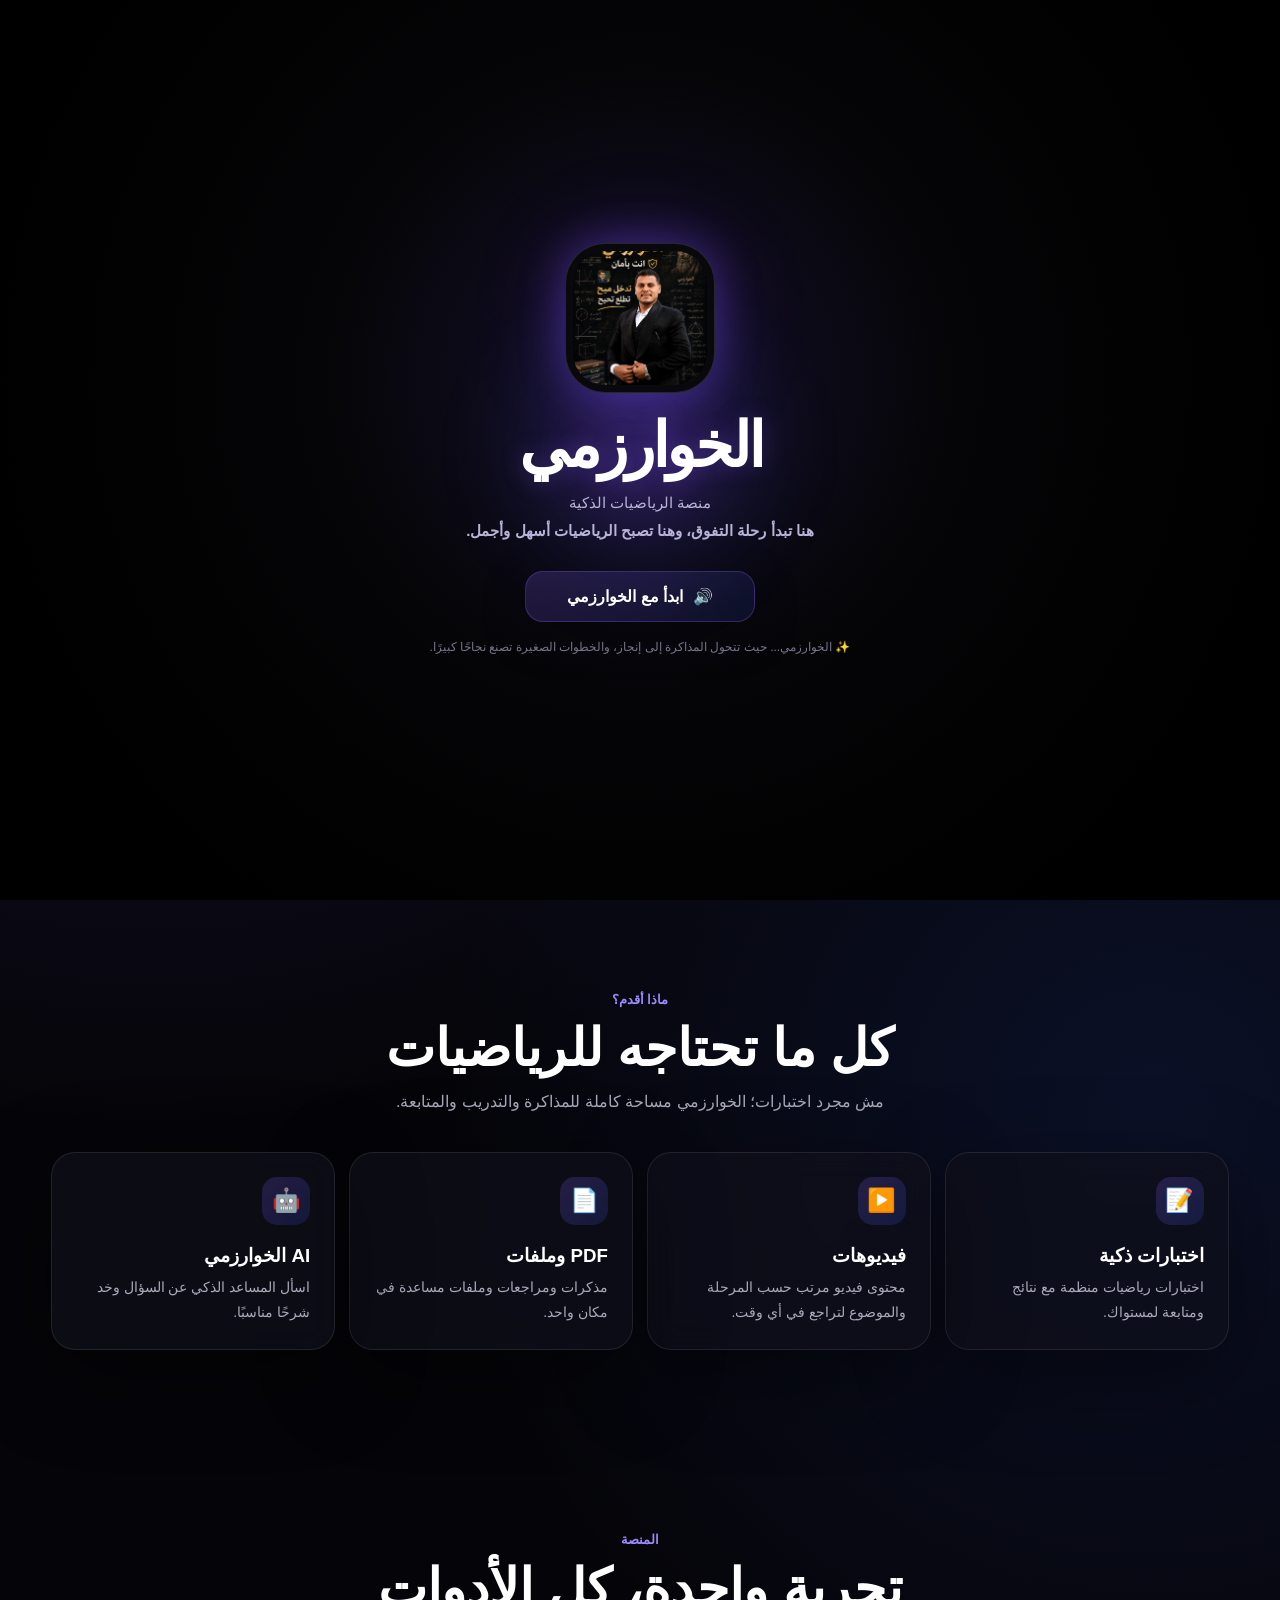
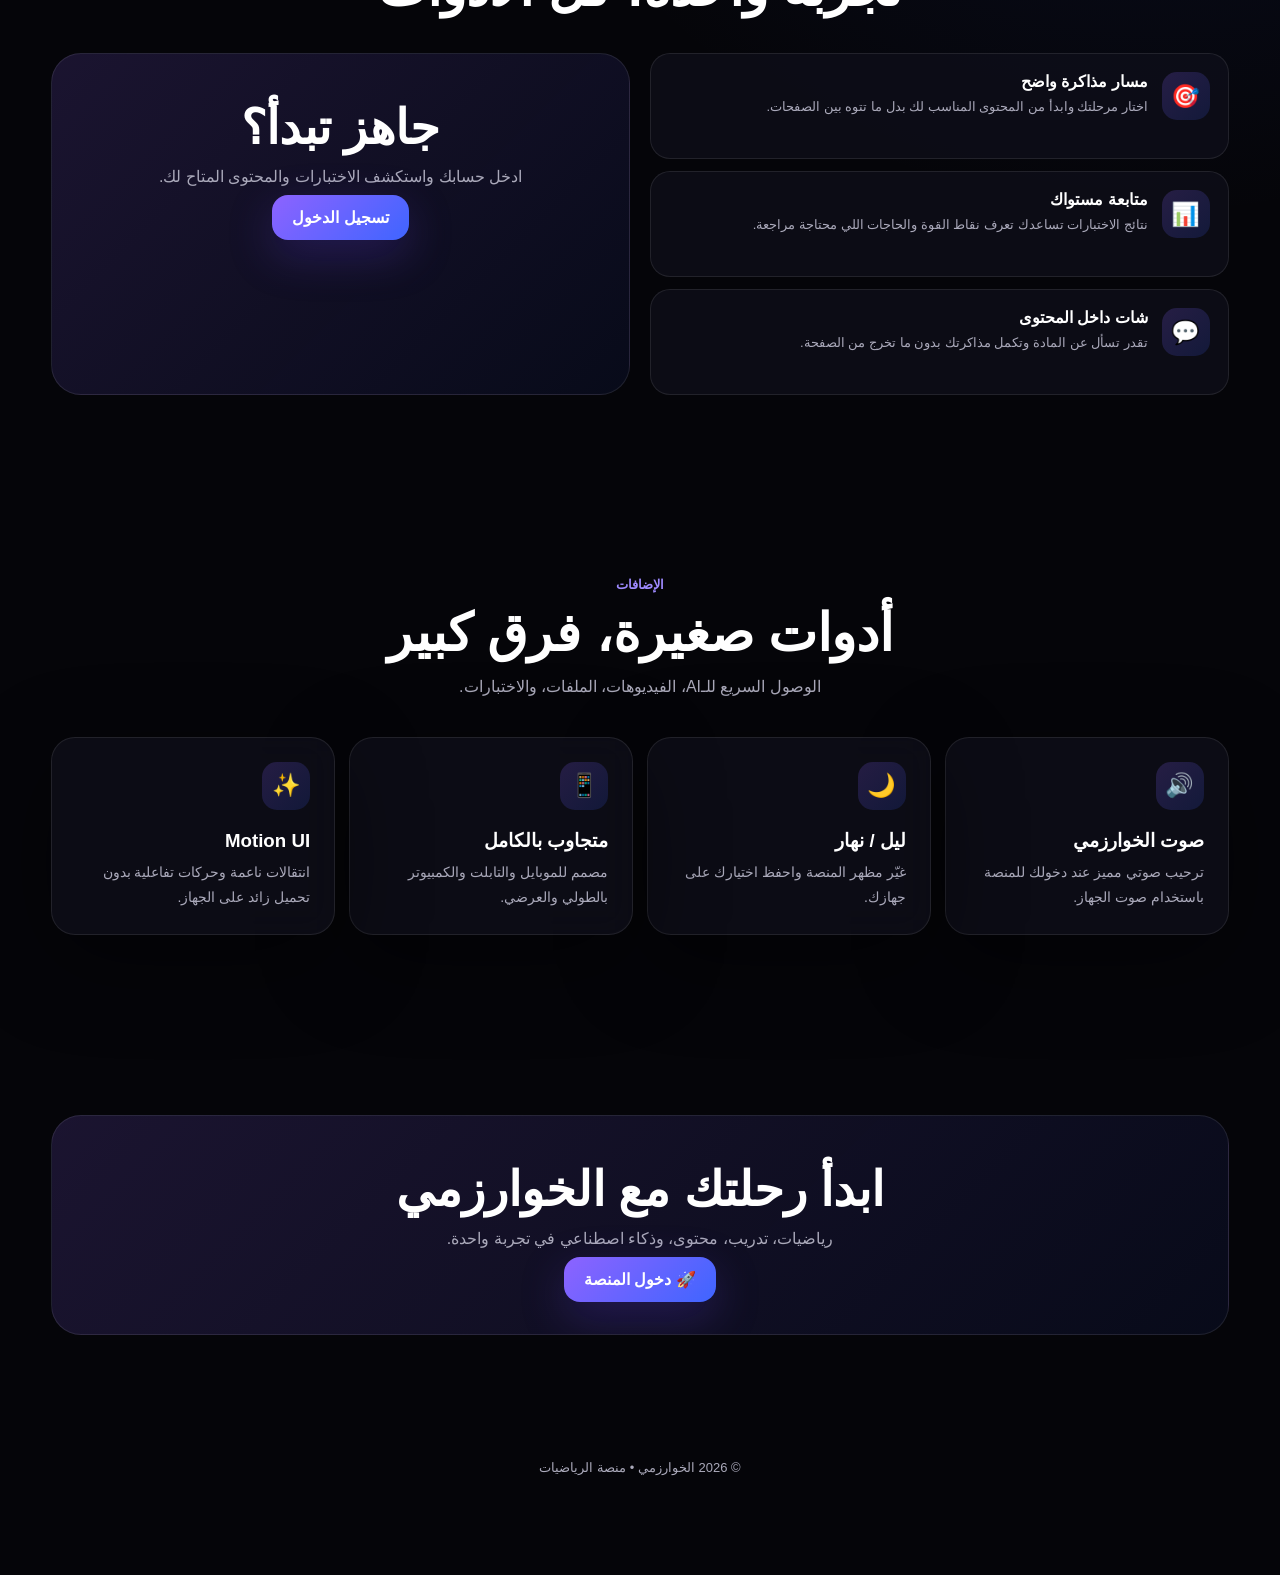
<file: index.html>
<!DOCTYPE html>
<html lang="ar" dir="rtl">

<head>

<meta charset="UTF-8">

<meta
    name="viewport"
    content="width=device-width,initial-scale=1.0,viewport-fit=cover"
>

<meta name="theme-color" content="#050509">

<title>الخوارزمي | منصة الرياضيات</title>

<style>

/* =========================================================
   ROOT
========================================================= */

:root{
    --bg:#050509;
    --panel:rgba(16,16,27,.72);
    --panel2:rgba(255,255,255,.055);
    --text:#fff;
    --muted:#aaa9ba;
    --line:rgba(255,255,255,.09);

    --p:#8d63ff;
    --b:#3f65ff;

    --good:#7ef0c1;

    --shadow:
        0 25px 90px rgba(0,0,0,.45);
}

:root.light{
    --bg:#f5f6fb;
    --panel:rgba(255,255,255,.82);
    --panel2:rgba(20,20,40,.055);
    --text:#11121a;
    --muted:#686b7a;
    --line:rgba(20,20,40,.10);

    --p:#6944e8;
    --b:#3154df;

    --shadow:
        0 25px 70px rgba(43,43,85,.14);
}


/* =========================================================
   RESET
========================================================= */

*{
    box-sizing:border-box;
    margin:0;
    padding:0;
}

html{
    scroll-behavior:smooth;
}

body{
    font-family:
        Arial,
        Tahoma,
        sans-serif;

    background-color:var(--bg);

    color:var(--text);

    overflow-x:hidden;

    transition:
        background-color .25s ease,
        color .25s ease;

    background-image:
        radial-gradient(
            circle at 12% 8%,
            rgba(116,72,232,.18),
            transparent 28%
        ),
        radial-gradient(
            circle at 90% 35%,
            rgba(49,84,223,.14),
            transparent 30%
        );
}

a{
    text-decoration:none;
    color:inherit;
}

button,
input{
    font:inherit;
}


/* =========================================================
   BACKGROUND
========================================================= */

.bg-grid{
    position:fixed;
    inset:0;

    pointer-events:none;

    z-index:-3;

    opacity:.13;

    background-image:
        linear-gradient(
            rgba(255,255,255,.035) 1px,
            transparent 1px
        ),
        linear-gradient(
            90deg,
            rgba(255,255,255,.035) 1px,
            transparent 1px
        );

    background-size:50px 50px;

    mask-image:
        linear-gradient(
            to bottom,
            #000,
            transparent 90%
        );
}

.orb{
    position:fixed;

    border-radius:50%;

    pointer-events:none;

    z-index:-2;

    opacity:.15;

    filter:blur(8px);

    animation:
        float 12s ease-in-out infinite;
}

.o1{
    width:130px;
    height:130px;

    background:#7547f1;

    right:4%;
    top:25%;
}

.o2{
    width:80px;
    height:80px;

    background:#3154df;

    left:5%;
    top:50%;

    animation-delay:2s;
}

.o3{
    width:100px;
    height:100px;

    background:#a36cff;

    right:20%;
    bottom:5%;

    animation-delay:4s;
}

@keyframes float{

    50%{
        transform:
            translate3d(15px,-25px,0)
            scale(1.05);
    }

}


/* =========================================================
   INTRO
========================================================= */

#intro{

    position:fixed;

    inset:0;

    z-index:9999;

    background:
        radial-gradient(
            circle at 50% 42%,
            #17112d 0%,
            #050507 38%,
            #000 78%
        );

    display:grid;

    place-items:center;

    overflow:hidden;

    opacity:1;

    visibility:visible;

    transition:
        opacity .45s ease,
        visibility .45s ease;
}

#intro.intro-hide{

    opacity:0;

    visibility:hidden;

    pointer-events:none;
}

.intro-glow{

    position:absolute;

    width:360px;
    height:360px;

    border-radius:50%;

    background:
        radial-gradient(
            circle,
            rgba(125,78,255,.30),
            rgba(49,84,223,.06) 45%,
            transparent 70%
        );

    filter:blur(24px);

    animation:
        introGlow 4s ease-in-out infinite;
}

.intro-box{

    position:relative;

    z-index:2;

    width:min(100%,500px);

    padding:25px;

    text-align:center;
}

.intro-logo{

    width:150px;
    height:150px;

    display:block;

    margin:auto;

    object-fit:cover;

    border-radius:40px;

    background:#09090d;

    padding:7px;

    border:
        1px solid
        rgba(255,255,255,.12);

    box-shadow:
        0 0 45px rgba(117,76,255,.45),
        0 0 100px rgba(117,76,255,.16);

    animation:
        logoIn .75s
        cubic-bezier(.16,1,.3,1);
}

.intro-title{

    margin-top:22px;

    font-size:
        clamp(42px,9vw,62px);

    line-height:1;

    font-weight:950;

    letter-spacing:-3px;

    text-shadow:
        0 0 25px
        rgba(141,99,255,.30);

    animation:
        introText .7s
        .1s
        both;
}

.intro-sub{

    margin-top:12px;

    color:#b9b3d8;

    font-size:15px;

    line-height:1.9;

    max-width:400px;

    margin-left:auto;
    margin-right:auto;

    animation:
        introText .7s
        .18s
        both;
}

.voice-btn{

    margin-top:25px;

    border:
        1px solid
        rgba(141,99,255,.28);

    background:
        linear-gradient(
            135deg,
            rgba(141,99,255,.20),
            rgba(49,84,223,.12)
        );

    color:#fff;

    padding:
        15px 25px;

    min-width:230px;

    border-radius:18px;

    cursor:pointer;

    display:inline-flex;

    align-items:center;

    justify-content:center;

    gap:10px;

    font-weight:800;

    box-shadow:
        0 12px 45px
        rgba(0,0,0,.25);

    transition:
        transform .18s ease,
        box-shadow .18s ease,
        background .18s ease;

    animation:
        introText .7s
        .25s
        both;
}

.voice-btn:hover{

    transform:translateY(-3px);

    box-shadow:
        0 18px 50px
        rgba(99,63,230,.25);
}

.voice-btn:active{

    transform:
        scale(.96);
}

.intro-note{

    margin-top:15px;

    color:#77748b;

    font-size:12px;

    line-height:1.7;

    animation:
        introText .7s
        .3s
        both;
}

@keyframes introGlow{

    0%,100%{
        transform:scale(1);
        opacity:.75;
    }

    50%{
        transform:scale(1.12);
        opacity:1;
    }
}

@keyframes logoIn{

    from{
        opacity:0;
        transform:
            scale(.65)
            rotate(-8deg);
    }

    to{
        opacity:1;
        transform:
            scale(1)
            rotate(0);
    }
}

@keyframes introText{

    from{
        opacity:0;
        transform:translateY(15px);
    }

    to{
        opacity:1;
        transform:translateY(0);
    }
}


/* =========================================================
   HEADER
========================================================= */

header{

    position:fixed;

    top:0;
    right:0;
    left:0;

    height:72px;

    z-index:900;

    background:
        rgba(5,5,9,.72);

    backdrop-filter:blur(18px);

    -webkit-backdrop-filter:blur(18px);

    border-bottom:
        1px solid
        var(--line);
}

.nav{

    height:72px;

    display:flex;

    align-items:center;

    justify-content:space-between;

    gap:20px;
}

.wrap{

    width:min(1180px,92%);

    margin:auto;
}

.brand{

    display:flex;

    align-items:center;

    gap:10px;

    font-weight:950;
}

.brand-mark{

    width:42px;
    height:42px;

    border-radius:14px;

    display:grid;

    place-items:center;

    background:
        linear-gradient(
            135deg,
            var(--p),
            var(--b)
        );

    box-shadow:
        0 8px 30px
        rgba(105,68,232,.30);
}

.brand small{

    display:block;

    color:var(--muted);

    font-size:10px;

    font-weight:500;

    margin-top:3px;
}

.nav-links{

    display:flex;

    gap:5px;

    align-items:center;
}

.nav-link,
.theme{

    border:0;

    background:transparent;

    color:var(--muted);

    padding:
        11px 13px;

    border-radius:12px;

    cursor:pointer;

    transition:.2s ease;
}

.nav-link:hover,
.theme:hover{

    background:var(--panel2);

    color:var(--text);
}

.login{

    background:
        linear-gradient(
            135deg,
            var(--p),
            var(--b)
        );

    color:#fff!important;

    font-weight:800;
}

.hamb{

    display:none;

    border:
        1px solid
        var(--line);

    background:
        var(--panel);

    color:var(--text);

    width:43px;
    height:43px;

    border-radius:14px;

    cursor:pointer;
}


/* =========================================================
   MAIN
========================================================= */

main{

    padding-top:72px;
}


/* =========================================================
   HERO
========================================================= */

.hero{

    min-height:
        calc(100svh - 72px);

    display:grid;

    align-items:center;

    padding:
        60px 0 45px;
}

.hero-grid{

    display:grid;

    grid-template-columns:
        1.15fr .85fr;

    gap:60px;

    align-items:center;
}

.eyebrow{

    display:inline-flex;

    gap:8px;

    align-items:center;

    border:
        1px solid
        rgba(141,99,255,.28);

    background:
        rgba(141,99,255,.08);

    padding:
        8px 12px;

    border-radius:999px;

    color:#cfc4ff;

    font-size:13px;
}

.dot{

    width:7px;
    height:7px;

    border-radius:50%;

    background:#7ef0c1;

    box-shadow:
        0 0 15px
        #7ef0c1;
}

.hero h1{

    font-size:
        clamp(42px,6vw,82px);

    line-height:1.03;

    letter-spacing:-4px;

    margin:
        20px 0 18px;

    font-weight:950;
}

.gradient{

    background:
        linear-gradient(
            90deg,
            var(--text),
            #9b7cff,
            var(--b)
        );

    -webkit-background-clip:text;

    background-clip:text;

    color:transparent;
}

.hero p{

    max-width:650px;

    color:var(--muted);

    font-size:18px;

    line-height:1.9;
}

.actions{

    display:flex;

    flex-wrap:wrap;

    gap:12px;

    margin-top:28px;
}

.primary,
.secondary{

    border:0;

    padding:
        14px 20px;

    border-radius:16px;

    cursor:pointer;

    font-weight:800;

    transition:
        transform .2s ease;
}

.primary{

    background:
        linear-gradient(
            135deg,
            var(--p),
            var(--b)
        );

    color:#fff;

    box-shadow:
        0 15px 45px
        rgba(99,63,230,.25);
}

.secondary{

    background:var(--panel);

    border:
        1px solid
        var(--line);

    color:var(--text);
}

.primary:hover,
.secondary:hover{

    transform:translateY(-4px);
}


/* =========================================================
   SEARCH
========================================================= */

.search{

    margin-top:28px;

    display:flex;

    max-width:650px;

    padding:7px;

    background:var(--panel);

    border:
        1px solid
        var(--line);

    border-radius:19px;

    box-shadow:var(--shadow);

    backdrop-filter:blur(15px);

    -webkit-backdrop-filter:blur(15px);
}

.search input{

    flex:1;

    min-width:0;

    border:0;

    outline:0;

    background:transparent;

    color:var(--text);

    padding:
        10px 14px;
}

.search button{

    border:0;

    background:
        linear-gradient(
            135deg,
            var(--p),
            var(--b)
        );

    color:#fff;

    border-radius:14px;

    padding:
        11px 17px;

    cursor:pointer;
}


/* =========================================================
   HERO ART
========================================================= */

.hero-art{

    position:relative;

    min-height:480px;

    display:grid;

    place-items:center;
}

.halo{

    position:absolute;

    width:min(430px,82vw);

    height:min(430px,82vw);

    border-radius:50%;

    border:
        1px solid
        rgba(141,99,255,.25);

    box-shadow:
        0 0 70px
        rgba(79,79,255,.10);

    animation:
        spin 22s linear infinite;
}

.halo:before,
.halo:after{

    content:"";

    position:absolute;

    border-radius:50%;

    border:
        1px solid
        rgba(255,255,255,.08);

    inset:30px;

    animation:
        spin 15s linear reverse infinite;
}

.halo:after{

    inset:75px;

    animation-duration:10s;
}

.teacher{

    width:min(330px,68vw);

    aspect-ratio:1;

    border-radius:50%;

    object-fit:cover;

    position:relative;

    z-index:2;

    border:
        7px solid
        rgba(255,255,255,.08);

    box-shadow:
        0 0 65px
        rgba(116,72,232,.30);

    animation:
        teacherFloat 5s ease-in-out infinite;
}

.teacher-card{

    position:absolute;

    z-index:4;

    bottom:25px;

    right:5%;

    background:var(--panel);

    border:
        1px solid
        var(--line);

    backdrop-filter:blur(18px);

    -webkit-backdrop-filter:blur(18px);

    padding:
        15px 18px;

    border-radius:20px;

    box-shadow:var(--shadow);
}

.teacher-card b{

    display:block;
}

.teacher-card span{

    font-size:12px;

    color:var(--muted);
}

@keyframes spin{

    to{
        transform:rotate(360deg);
    }
}

@keyframes teacherFloat{

    50%{
        transform:
            translate3d(0,-10px,0)
            rotate(1deg);
    }
}


/* =========================================================
   SECTIONS
========================================================= */

section{

    padding:90px 0;

    scroll-margin-top:80px;
}

.section-head{

    text-align:center;

    max-width:720px;

    margin:
        0 auto 35px;
}

.section-head span{

    color:#9e8aff;

    font-size:13px;

    font-weight:800;
}

.section-head h2{

    font-size:
        clamp(30px,5vw,52px);

    margin:
        10px 0;
}

.section-head p{

    color:var(--muted);

    line-height:1.8;
}


/* =========================================================
   CARDS
========================================================= */

.cards{

    display:grid;

    grid-template-columns:
        repeat(4,1fr);

    gap:14px;
}

.card{

    background:var(--panel);

    border:
        1px solid
        var(--line);

    padding:24px;

    border-radius:24px;

    box-shadow:var(--shadow);

    backdrop-filter:blur(16px);

    -webkit-backdrop-filter:blur(16px);

    transition:
        transform .25s ease,
        border-color .25s ease;

    position:relative;

    overflow:hidden;
}

.card:hover{

    transform:
        translateY(-8px);

    border-color:
        rgba(141,99,255,.32);
}

.icon{

    width:48px;
    height:48px;

    border-radius:15px;

    background:
        linear-gradient(
            135deg,
            rgba(141,99,255,.20),
            rgba(49,84,223,.18)
        );

    display:grid;

    place-items:center;

    font-size:23px;

    margin-bottom:20px;
}

.card h3{

    margin-bottom:8px;
}

.card p{

    color:var(--muted);

    font-size:14px;

    line-height:1.8;
}


/* =========================================================
   PLATFORM
========================================================= */

.platform{

    display:grid;

    grid-template-columns:
        1fr 1fr;

    gap:20px;
}

.feature-list{

    display:grid;

    gap:12px;
}

.feature{

    display:flex;

    gap:14px;

    align-items:flex-start;

    background:var(--panel);

    border:
        1px solid
        var(--line);

    border-radius:20px;

    padding:18px;
}

.feature strong{

    display:block;

    margin-bottom:5px;
}

.feature span{

    color:var(--muted);

    font-size:13px;

    line-height:1.7;
}


/* =========================================================
   CTA
========================================================= */

.cta{

    border:
        1px solid
        var(--line);

    background:
        linear-gradient(
            135deg,
            rgba(141,99,255,.16),
            rgba(49,84,223,.08)
        );

    border-radius:30px;

    padding:45px;

    text-align:center;

    overflow:hidden;

    position:relative;
}

.cta h2{

    font-size:
        clamp(28px,5vw,48px);

    margin-bottom:12px;
}

.cta p{

    color:var(--muted);

    margin-bottom:22px;
}


/* =========================================================
   FOOTER
========================================================= */

.footer{

    padding:
        35px 0 100px;

    color:var(--muted);

    text-align:center;

    font-size:13px;
}


/* =========================================================
   SHEET
========================================================= */

.sheet{

    position:fixed;

    inset:0;

    z-index:5000;

    background:
        rgba(0,0,0,.58);

    backdrop-filter:blur(10px);

    -webkit-backdrop-filter:blur(10px);

    display:flex;

    align-items:flex-end;

    opacity:0;

    visibility:hidden;

    transition:
        opacity .25s ease,
        visibility .25s ease;
}

.sheet.open{

    opacity:1;

    visibility:visible;
}

.sheet-panel{

    width:100%;

    max-height:82svh;

    background:var(--bg);

    border:
        1px solid
        var(--line);

    border-bottom:0;

    border-radius:
        30px 30px 0 0;

    padding:22px;

    transform:translateY(100%);

    transition:
        transform .35s
        cubic-bezier(.2,.9,.2,1);

    box-shadow:
        0 -30px 100px
        rgba(0,0,0,.45);
}

.sheet.open .sheet-panel{

    transform:translateY(0);
}

.grab{

    width:48px;
    height:5px;

    background:var(--line);

    border-radius:99px;

    margin:
        0 auto 18px;
}

.sheet-top{

    display:flex;

    justify-content:space-between;

    align-items:center;
}

.close{

    border:
        1px solid
        var(--line);

    background:var(--panel);

    color:var(--text);

    width:40px;
    height:40px;

    border-radius:13px;

    cursor:pointer;
}

.sheet-grid{

    display:grid;

    grid-template-columns:
        repeat(5,1fr);

    gap:12px;

    margin-top:18px;
}

.sheet-item{

    border:
        1px solid
        var(--line);

    background:var(--panel);

    border-radius:20px;

    padding:18px;

    text-align:center;

    cursor:pointer;

    transition:
        transform .2s ease,
        border-color .2s ease;
}

.sheet-item:hover{

    transform:translateY(-5px);

    border-color:
        rgba(141,99,255,.4);
}

.sheet-item b{

    display:block;

    margin-top:9px;
}

.sheet-item span{

    font-size:11px;

    color:var(--muted);
}


/* =========================================================
   BOTTOM NAV
========================================================= */

.bottom{

    display:none;

    position:fixed;

    z-index:1500;

    bottom:10px;

    left:10px;

    right:10px;

    background:
        rgba(12,12,20,.90);

    border:
        1px solid
        rgba(255,255,255,.1);

    backdrop-filter:blur(18px);

    -webkit-backdrop-filter:blur(18px);

    border-radius:23px;

    padding:8px;

    grid-template-columns:
        repeat(5,1fr);

    box-shadow:
        0 15px 55px
        rgba(0,0,0,.4);
}

.bottom button{

    border:0;

    background:transparent;

    color:#9695a4;

    padding:8px 2px;

    border-radius:15px;

    font-size:10px;

    cursor:pointer;
}

.bottom button span{

    display:block;

    font-size:18px;

    margin-bottom:3px;
}

.bottom button:hover{

    background:
        rgba(141,99,255,.14);

    color:#fff;
}

.bottom .main{

    margin-top:-27px;

    width:58px;
    height:58px;

    border-radius:20px;

    background:
        linear-gradient(
            135deg,
            var(--p),
            var(--b)
        );

    color:#fff;

    border:
        5px solid
        var(--bg);

    box-shadow:
        0 10px 35px
        rgba(105,68,232,.4);
}


/* =========================================================
   REVEAL
========================================================= */

.reveal{

    opacity:0;

    transform:
        translate3d(0,20px,0);

    transition:
        opacity .55s ease,
        transform .55s ease;
}

.reveal.show{

    opacity:1;

    transform:
        translate3d(0,0,0);
}


/* =========================================================
   TABLET
========================================================= */

@media(max-width:900px){

    .hero-grid,
    .platform{

        grid-template-columns:1fr;
    }

    .hero{

        text-align:center;
    }

    .hero p,
    .search{

        margin-left:auto;
        margin-right:auto;
    }

    .actions{

        justify-content:center;
    }

    .hero-art{

        min-height:390px;
    }

    .cards{

        grid-template-columns:
            repeat(2,1fr);
    }

    .nav-links{

        display:none;
    }

    .hamb{

        display:block;
    }

    .sheet-grid{

        grid-template-columns:
            repeat(3,1fr);
    }
}


/* =========================================================
   MOBILE
========================================================= */

@media(max-width:620px){

    header{

        height:64px;
    }

    .nav{

        height:64px;
    }

    .brand-mark{

        width:38px;
        height:38px;
    }

    .brand{

        font-size:14px;
    }

    main{

        padding-top:64px;
    }

    .hero{

        min-height:auto;

        padding:
            55px 0 25px;
    }

    .hero h1{

        font-size:46px;

        letter-spacing:-2.5px;
    }

    .hero p{

        font-size:15px;
    }

    .search{

        margin-top:22px;
    }

    .hero-art{

        min-height:330px;
    }

    .teacher{

        width:235px;
    }

    .teacher-card{

        bottom:0;

        right:0;
    }

    .cards{

        grid-template-columns:
            1fr 1fr;
    }

    .card{

        padding:18px;

        border-radius:19px;
    }

    .card h3{

        font-size:15px;
    }

    .card p{

        font-size:12px;
    }

    .bottom{

        display:grid;
    }

    .footer{

        padding-bottom:105px;
    }

    .sheet-grid{

        grid-template-columns:
            repeat(2,1fr);
    }

    .sheet-panel{

        padding:18px;
    }

    .cta{

        padding:30px 18px;
    }

    section{

        padding:65px 0;
    }

    /* تخفيف المؤثرات للموبايل */

    .bg-grid{

        opacity:.07;

        background-size:70px 70px;
    }

    .orb{

        opacity:.08;

        filter:blur(5px);

        animation-duration:20s;
    }

    .o2,
    .o3{

        display:none;
    }

    .halo{

        animation-duration:35s;

        box-shadow:
            0 0 35px
            rgba(79,79,255,.08);
    }

    .halo:before,
    .halo:after{

        display:none;
    }

    .teacher{

        animation-duration:8s;

        box-shadow:
            0 0 45px
            rgba(116,72,232,.22);
    }

}


/* =========================================================
   VERY LOW POWER
========================================================= */

@media(max-width:480px){

    .intro-glow{

        width:300px;
        height:300px;

        filter:blur(15px);

        animation:none;

        opacity:.75;
    }

    .intro-logo{

        width:145px;
        height:145px;

        animation:
            logoIn .6s ease-out;
    }

    .intro-title{

        text-shadow:none;
    }

    .bg-grid,
    .orb{

        display:none;
    }

    .halo{

        animation:none;
    }

    .teacher{

        animation:none;
    }

    header,
    .search,
    .card,
    .feature,
    .teacher-card,
    .bottom,
    .sheet-panel{

        backdrop-filter:none;

        -webkit-backdrop-filter:none;
    }
}


/* =========================================================
   REDUCED MOTION
========================================================= */

@media(prefers-reduced-motion:reduce){

    *,
    *::before,
    *::after{

        animation-duration:.01ms!important;

        animation-iteration-count:1!important;

        transition-duration:.01ms!important;

        scroll-behavior:auto!important;
    }

    .reveal{

        opacity:1;

        transform:none;
    }
}

</style>

</head>


<body>


<!-- =======================================================
     INTRO
======================================================== -->

<div
    id="intro"
    aria-label="مقدمة الخوارزمي"
>

    <div class="intro-glow"></div>

    <div class="intro-box">

        <img
            class="intro-logo"
            src="assets/teacher.png"
            alt="الخوارزمي"
            decoding="async"
        >

        <div class="intro-title">
            الخوارزمي
        </div>

        <div class="intro-sub">
            منصة الرياضيات الذكية
            <br>
            <strong>
                هنا تبدأ رحلة التفوق، وهنا تصبح الرياضيات أسهل وأجمل.
            </strong>
        </div>

        <button
            class="voice-btn"
            id="startBtn"
            type="button"
        >
            <span>🔊</span>
            ابدأ مع الخوارزمي
        </button>

        <div class="intro-note">
            ✨ الخوارزمي... حيث تتحول المذاكرة إلى إنجاز،
            والخطوات الصغيرة تصنع نجاحًا كبيرًا.
        </div>

    </div>

</div>


<!-- =======================================================
     BACKGROUND
======================================================= -->

<div class="bg-grid"></div>

<div class="orb o1"></div>
<div class="orb o2"></div>
<div class="orb o3"></div>


<!-- =======================================================
     HEADER
======================================================= -->

<header>

    <div class="wrap nav">

        <a
            href="#home"
            class="brand"
        >

            <span class="brand-mark">
                خ
            </span>

            <span>
                الخوارزمي

                <small>
                    منصة الرياضيات
                </small>
            </span>

        </a>


        <nav class="nav-links">

            <a
                class="nav-link"
                href="#home"
            >
                الرئيسية
            </a>

            <a
                class="nav-link"
                href="#what"
            >
                ماذا أقدم؟
            </a>

            <a
                class="nav-link"
                href="#platform"
            >
                المنصة
            </a>

            <a
                class="nav-link"
                href="#extras"
            >
                الإضافات
            </a>

            <button
                class="theme"
                id="themeBtn"
                type="button"
            >
                ☾
            </button>

            <a
                class="nav-link login"
                href="auth.html"
            >
                تسجيل الدخول
            </a>

        </nav>


        <button
            class="hamb"
            type="button"
            onclick="openSheet()"
            aria-label="القائمة"
        >
            ☰
        </button>

    </div>

</header>


<!-- =======================================================
     MAIN
======================================================= -->

<main id="home">


<!-- =======================================================
     HERO
======================================================= -->

<section class="hero">

    <div class="wrap hero-grid">


        <div class="reveal">

            <span class="eyebrow">

                <i class="dot"></i>

                جاهز تتعلم الرياضيات بطريقة مختلفة؟

            </span>


            <h1>

                الخوارزمي

                <br>

                <span class="gradient">
                    يخلّي الرياضيات أبسط.
                </span>

            </h1>


            <p>

                منصة رياضيات متكاملة تجمع الاختبارات،
                الفيديوهات، ملفات PDF، المراجعة،
                والمساعد الذكي في تجربة واحدة سريعة وفخمة.

            </p>


            <div class="search">

                <input
                    id="searchInput"
                    placeholder="ابحث عن درس، فيديو، اختبار أو موضوع رياضيات..."
                    autocomplete="off"
                >

                <button
                    type="button"
                    onclick="searchNow()"
                >
                    بحث
                </button>

            </div>


            <div class="actions">

                <a
                    class="primary"
                    href="auth.html"
                >
                    🚀 ابدأ الآن
                </a>

                <a
                    class="secondary"
                    href="#what"
                >
                    اكتشف ماذا أقدم
                </a>

            </div>

        </div>


        <div class="hero-art reveal">

            <div class="halo"></div>

            <img
                class="teacher"
                src="assets/teacher.png"
                alt="الأستاذ أمير طلعت"
                decoding="async"
            >

            <div class="teacher-card">

                <b>
                    الأستاذ أمير طلعت
                </b>

                <span>
                    صوت الخوارزمي • معك خطوة بخطوة
                </span>

            </div>

        </div>

    </div>

</section>


<!-- =======================================================
     WHAT
======================================================= -->

<section id="what">

    <div class="wrap">

        <div class="section-head reveal">

            <span>
                ماذا أقدم؟
            </span>

            <h2>
                كل ما تحتاجه للرياضيات
            </h2>

            <p>
                مش مجرد اختبارات؛
                الخوارزمي مساحة كاملة للمذاكرة
                والتدريب والمتابعة.
            </p>

        </div>


        <div class="cards">


            <article class="card reveal">

                <div class="icon">
                    📝
                </div>

                <h3>
                    اختبارات ذكية
                </h3>

                <p>
                    اختبارات رياضيات منظمة
                    مع نتائج ومتابعة لمستواك.
                </p>

            </article>


            <article class="card reveal">

                <div class="icon">
                    ▶️
                </div>

                <h3>
                    فيديوهات
                </h3>

                <p>
                    محتوى فيديو مرتب حسب المرحلة
                    والموضوع لتراجع في أي وقت.
                </p>

            </article>


            <article class="card reveal">

                <div class="icon">
                    📄
                </div>

                <h3>
                    PDF وملفات
                </h3>

                <p>
                    مذكرات ومراجعات وملفات
                    مساعدة في مكان واحد.
                </p>

            </article>


            <article class="card reveal">

                <div class="icon">
                    🤖
                </div>

                <h3>
                    AI الخوارزمي
                </h3>

                <p>
                    اسأل المساعد الذكي عن السؤال
                    وخد شرحًا مناسبًا.
                </p>

            </article>


        </div>

    </div>

</section>


<!-- =======================================================
     PLATFORM
======================================================= -->

<section id="platform">

    <div class="wrap">

        <div class="section-head reveal">

            <span>
                المنصة
            </span>

            <h2>
                تجربة واحدة، كل الأدوات
            </h2>

        </div>


        <div class="platform">


            <div class="feature-list">


                <div class="feature reveal">

                    <div class="icon">
                        🎯
                    </div>

                    <div>

                        <strong>
                            مسار مذاكرة واضح
                        </strong>

                        <span>
                            اختار مرحلتك وابدأ من المحتوى
                            المناسب لك بدل ما تتوه بين الصفحات.
                        </span>

                    </div>

                </div>


                <div class="feature reveal">

                    <div class="icon">
                        📊
                    </div>

                    <div>

                        <strong>
                            متابعة مستواك
                        </strong>

                        <span>
                            نتائج الاختبارات تساعدك تعرف
                            نقاط القوة والحاجات اللي محتاجة مراجعة.
                        </span>

                    </div>

                </div>


                <div class="feature reveal">

                    <div class="icon">
                        💬
                    </div>

                    <div>

                        <strong>
                            شات داخل المحتوى
                        </strong>

                        <span>
                            تقدر تسأل عن المادة وتكمل
                            مذاكرتك بدون ما تخرج من الصفحة.
                        </span>

                    </div>

                </div>


            </div>


            <div class="cta reveal">

                <h2>
                    جاهز تبدأ؟
                </h2>

                <p>
                    ادخل حسابك واستكشف الاختبارات
                    والمحتوى المتاح لك.
                </p>

                <a
                    class="primary"
                    href="auth.html"
                >
                    تسجيل الدخول
                </a>

            </div>


        </div>

    </div>

</section>


<!-- =======================================================
     EXTRAS
======================================================= -->

<section id="extras">

    <div class="wrap">

        <div class="section-head reveal">

            <span>
                الإضافات
            </span>

            <h2>
                أدوات صغيرة، فرق كبير
            </h2>

            <p>
                الوصول السريع للـAI،
                الفيديوهات، الملفات،
                والاختبارات.
            </p>

        </div>


        <div class="cards">


            <article class="card reveal">

                <div class="icon">
                    🔊
                </div>

                <h3>
                    صوت الخوارزمي
                </h3>

                <p>
                    ترحيب صوتي مميز عند دخولك
                    للمنصة باستخدام صوت الجهاز.
                </p>

            </article>


            <article class="card reveal">

                <div class="icon">
                    🌙
                </div>

                <h3>
                    ليل / نهار
                </h3>

                <p>
                    غيّر مظهر المنصة واحفظ اختيارك
                    على جهازك.
                </p>

            </article>


            <article class="card reveal">

                <div class="icon">
                    📱
                </div>

                <h3>
                    متجاوب بالكامل
                </h3>

                <p>
                    مصمم للموبايل والتابلت والكمبيوتر
                    بالطولي والعرضي.
                </p>

            </article>


            <article class="card reveal">

                <div class="icon">
                    ✨
                </div>

                <h3>
                    Motion UI
                </h3>

                <p>
                    انتقالات ناعمة وحركات تفاعلية
                    بدون تحميل زائد على الجهاز.
                </p>

            </article>


        </div>

    </div>

</section>


<!-- =======================================================
     FINAL CTA
======================================================= -->

<section>

    <div class="wrap">

        <div class="cta reveal">

            <h2>
                ابدأ رحلتك مع الخوارزمي
            </h2>

            <p>
                رياضيات، تدريب، محتوى،
                وذكاء اصطناعي في تجربة واحدة.
            </p>

            <a
                class="primary"
                href="auth.html"
            >
                🚀 دخول المنصة
            </a>

        </div>

    </div>

</section>


</main>


<!-- =======================================================
     FOOTER
======================================================= -->

<footer class="footer">

    © 2026 الخوارزمي • منصة الرياضيات

</footer>


<!-- =======================================================
     BOTTOM NAV
======================================================= -->

<div class="bottom">

    <button
        onclick="location.href='#home'"
        type="button"
    >
        <span>⌂</span>
        الرئيسية
    </button>


    <button
        onclick="location.href='#what'"
        type="button"
    >
        <span>📚</span>
        المحتوى
    </button>


    <button
        class="main"
        onclick="openSheet()"
        type="button"
    >
        <span>✦</span>
        الخصائص
    </button>


    <button
        onclick="location.href='#extras'"
        type="button"
    >
        <span>✨</span>
        الإضافات
    </button>


    <button
        onclick="location.href='auth.html'"
        type="button"
    >
        <span>↪</span>
        دخول
    </button>

</div>


<!-- =======================================================
     SHEET
======================================================= -->

<div
    class="sheet"
    id="sheet"
    onclick="if(event.target===this)closeSheet()"
>

    <div class="sheet-panel">

        <div class="grab"></div>


        <div class="sheet-top">

            <div>

                <b>
                    خصائص الخوارزمي
                </b>

                <div
                    style="
                    color:var(--muted);
                    font-size:12px;
                    margin-top:4px
                    "
                >
                    كل الأدوات في مكان واحد
                </div>

            </div>


            <button
                class="close"
                onclick="closeSheet()"
                type="button"
            >
                ×
            </button>

        </div>


        <div class="sheet-grid">


            <div
                class="sheet-item"
                onclick="location.href='#what'"
            >

                <span style="font-size:25px">
                    📚
                </span>

                <b>
                    المحتوى
                </b>

                <span>
                    دروس ومراجعات
                </span>

            </div>


            <div
                class="sheet-item"
                onclick="alert('قسم الفيديوهات جاهز للربط مع محتوى Supabase من لوحة التحكم.')"
            >

                <span style="font-size:25px">
                    ▶️
                </span>

                <b>
                    الفيديوهات
                </b>

                <span>
                    شرح ومراجعة
                </span>

            </div>


            <div
                class="sheet-item"
                onclick="alert('قسم ملفات PDF جاهز للربط مع ملفات المنصة.')"
            >

                <span style="font-size:25px">
                    📄
                </span>

                <b>
                    PDF
                </b>

                <span>
                    مذكرات وملفات
                </span>

            </div>


            <div
                class="sheet-item"
                onclick="location.href='tests.html'"
            >

                <span style="font-size:25px">
                    📝
                </span>

                <b>
                    الاختبارات
                </b>

                <span>
                    اختبر نفسك
                </span>

            </div>


            <div
                class="sheet-item"
                onclick="location.href='ai.html'"
            >

                <span style="font-size:25px">
                    🤖
                </span>

                <b>
                    AI
                </b>

                <span>
                    اسأل الخوارزمي
                </span>

            </div>


            <div
                class="sheet-item"
                onclick="location.href='#platform'"
            >

                <span style="font-size:25px">
                    🏫
                </span>

                <b>
                    عن المنصة
                </b>

                <span>
                    الخوارزمي
                </span>

            </div>


            <div
                class="sheet-item"
                onclick="location.href='auth.html'"
            >

                <span style="font-size:25px">
                    🔐
                </span>

                <b>
                    تسجيل الدخول
                </b>

                <span>
                    حسابك
                </span>

            </div>


            <div
                class="sheet-item"
                onclick="toggleTheme()"
            >

                <span style="font-size:25px">
                    🌓
                </span>

                <b>
                    ليل / نهار
                </b>

                <span>
                    تغيير المظهر
                </span>

            </div>


        </div>

    </div>

</div>


<!-- =======================================================
     JAVASCRIPT
======================================================= -->

<script>

"use strict";


/* =========================================================
   ELEMENTS
========================================================= */

const root =
    document.documentElement;

const body =
    document.body;

const intro =
    document.getElementById("intro");

const startBtn =
    document.getElementById("startBtn");

const searchInput =
    document.getElementById("searchInput");

const themeBtn =
    document.getElementById("themeBtn");


/* =========================================================
   DEVICE
========================================================= */

const isMobile =
    window.matchMedia(
        "(max-width:700px)"
    ).matches;

const reducedMotion =
    window.matchMedia(
        "(prefers-reduced-motion: reduce)"
    ).matches;


/* =========================================================
   LOCK BODY DURING INTRO
========================================================= */

body.style.overflow = "hidden";


/* =========================================================
   WELCOME AUDIO
========================================================= */

let welcomeAudio = null;

try{

    welcomeAudio =
        new Audio(
            "assets/audio/alkhwarizmi-welcome.wav"
        );

    welcomeAudio.preload = "auto";

    welcomeAudio.setAttribute(
        "playsinline",
        ""
    );

}catch(error){

    welcomeAudio = null;

}


/* =========================================================
   START INTRO
========================================================= */

let introStarted = false;

function startExperience(){

    if(introStarted){

        return;
    }

    introStarted = true;


    /* -----------------------------------------------------
       شغل الصوت بدون ما نستناه
    ----------------------------------------------------- */

    if(welcomeAudio){

        try{

            welcomeAudio.currentTime = 0;

            const playPromise =
                welcomeAudio.play();

            if(playPromise){

                playPromise.catch(
                    function(){
                        /* الصوت مرفوض من الجهاز،
                           والمنصة ستكمل طبيعي */
                    }
                );

            }

        }catch(error){

            /* لا توقف المنصة بسبب الصوت */

        }

    }


    /* -----------------------------------------------------
       غير الزر
    ----------------------------------------------------- */

    startBtn.innerHTML =
        "<span>✓</span> أهلاً بك في الخوارزمي";


    startBtn.style.pointerEvents =
        "none";


    /* -----------------------------------------------------
       افتح المنصة فورًا
       لا تنتظر الأغنية
    ----------------------------------------------------- */

    requestAnimationFrame(
        function(){

            intro.classList.add(
                "intro-hide"
            );

            body.style.overflow =
                "auto";

        }
    );

}


/* =========================================================
   START BUTTON
========================================================= */

startBtn.addEventListener(
    "click",
    startExperience,
    {
        passive:true
    }
);


/* =========================================================
   THEME
========================================================= */

const savedTheme =
    localStorage.getItem(
        "alk-theme"
    );

if(savedTheme === "light"){

    root.classList.add("light");

}


function syncTheme(){

    if(!themeBtn){

        return;
    }

    themeBtn.textContent =
        root.classList.contains("light")
            ? "☀"
            : "☾";
}


function toggleTheme(){

    root.classList.toggle(
        "light"
    );

    localStorage.setItem(
        "alk-theme",
        root.classList.contains("light")
            ? "light"
            : "dark"
    );

    syncTheme();
}


window.toggleTheme =
    toggleTheme;

themeBtn.onclick =
    toggleTheme;

syncTheme();


/* =========================================================
   SHEET
========================================================= */

function openSheet(){

    const sheet =
        document.getElementById(
            "sheet"
        );

    sheet.classList.add(
        "open"
    );

    body.style.overflow =
        "hidden";
}


function closeSheet(){

    const sheet =
        document.getElementById(
            "sheet"
        );

    sheet.classList.remove(
        "open"
    );

    body.style.overflow =
        "auto";
}


window.openSheet =
    openSheet;

window.closeSheet =
    closeSheet;


/* =========================================================
   SEARCH
========================================================= */

function searchNow(){

    const q =
        searchInput.value.trim();

    if(!q){

        searchInput.focus();

        return;
    }

    location.href =
        "tests.html?search=" +
        encodeURIComponent(q);
}


window.searchNow =
    searchNow;


searchInput.addEventListener(
    "keydown",
    function(event){

        if(event.key === "Enter"){

            searchNow();

        }

    },
    {
        passive:true
    }
);


/* =========================================================
   ESC
========================================================= */

window.addEventListener(
    "keydown",
    function(event){

        if(event.key === "Escape"){

            closeSheet();

        }

    },
    {
        passive:true
    }
);


/* =========================================================
   REVEAL
========================================================= */

if(
    !reducedMotion &&
    "IntersectionObserver" in window
){

    const observer =
        new IntersectionObserver(
            function(entries){

                entries.forEach(
                    function(entry){

                        if(
                            entry.isIntersecting
                        ){

                            entry.target.classList.add(
                                "show"
                            );

                            observer.unobserve(
                                entry.target
                            );

                        }

                    }
                );

            },
            {
                threshold:.08,

                rootMargin:
                    "0px 0px -30px"
            }
        );


    document
        .querySelectorAll(
            ".reveal"
        )
        .forEach(
            function(element,index){

                if(!isMobile){

                    element.style.transitionDelay =
                        (
                            Math.min(
                                index % 4,
                                3
                            ) * 45
                        ) + "ms";

                }

                observer.observe(
                    element
                );

            }
        );

}else{

    document
        .querySelectorAll(
            ".reveal"
        )
        .forEach(
            function(element){

                element.classList.add(
                    "show"
                );

            }
        );

}


/* =========================================================
   IMPORTANT:
   لو الصورة أو الصوت تأخروا لا تعلق المقدمة
========================================================= */

window.addEventListener(
    "load",
    function(){

        /* لا نفتح تلقائيًا؛
           المستخدم لازم يضغط لتشغيل الصوت */

    },
    {
        once:true
    }
);

</script>


</body>
</html>
</file>
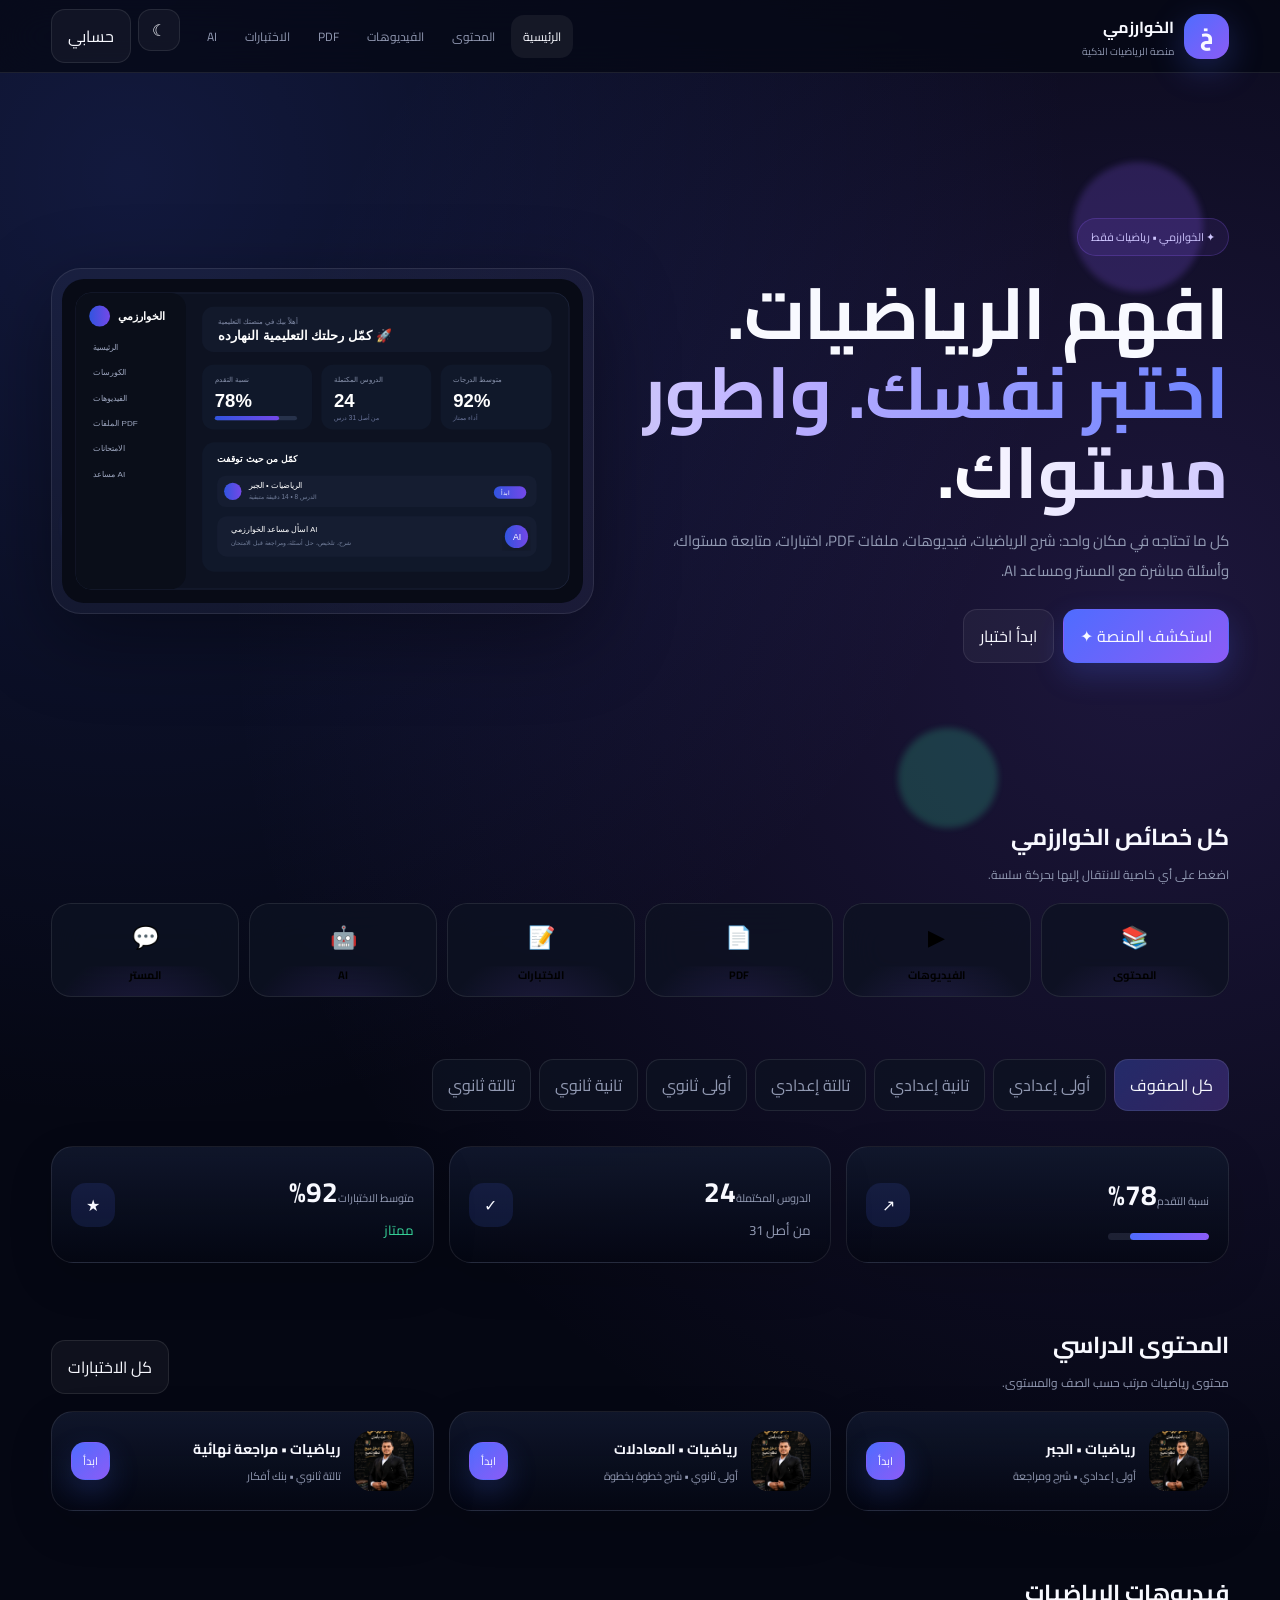
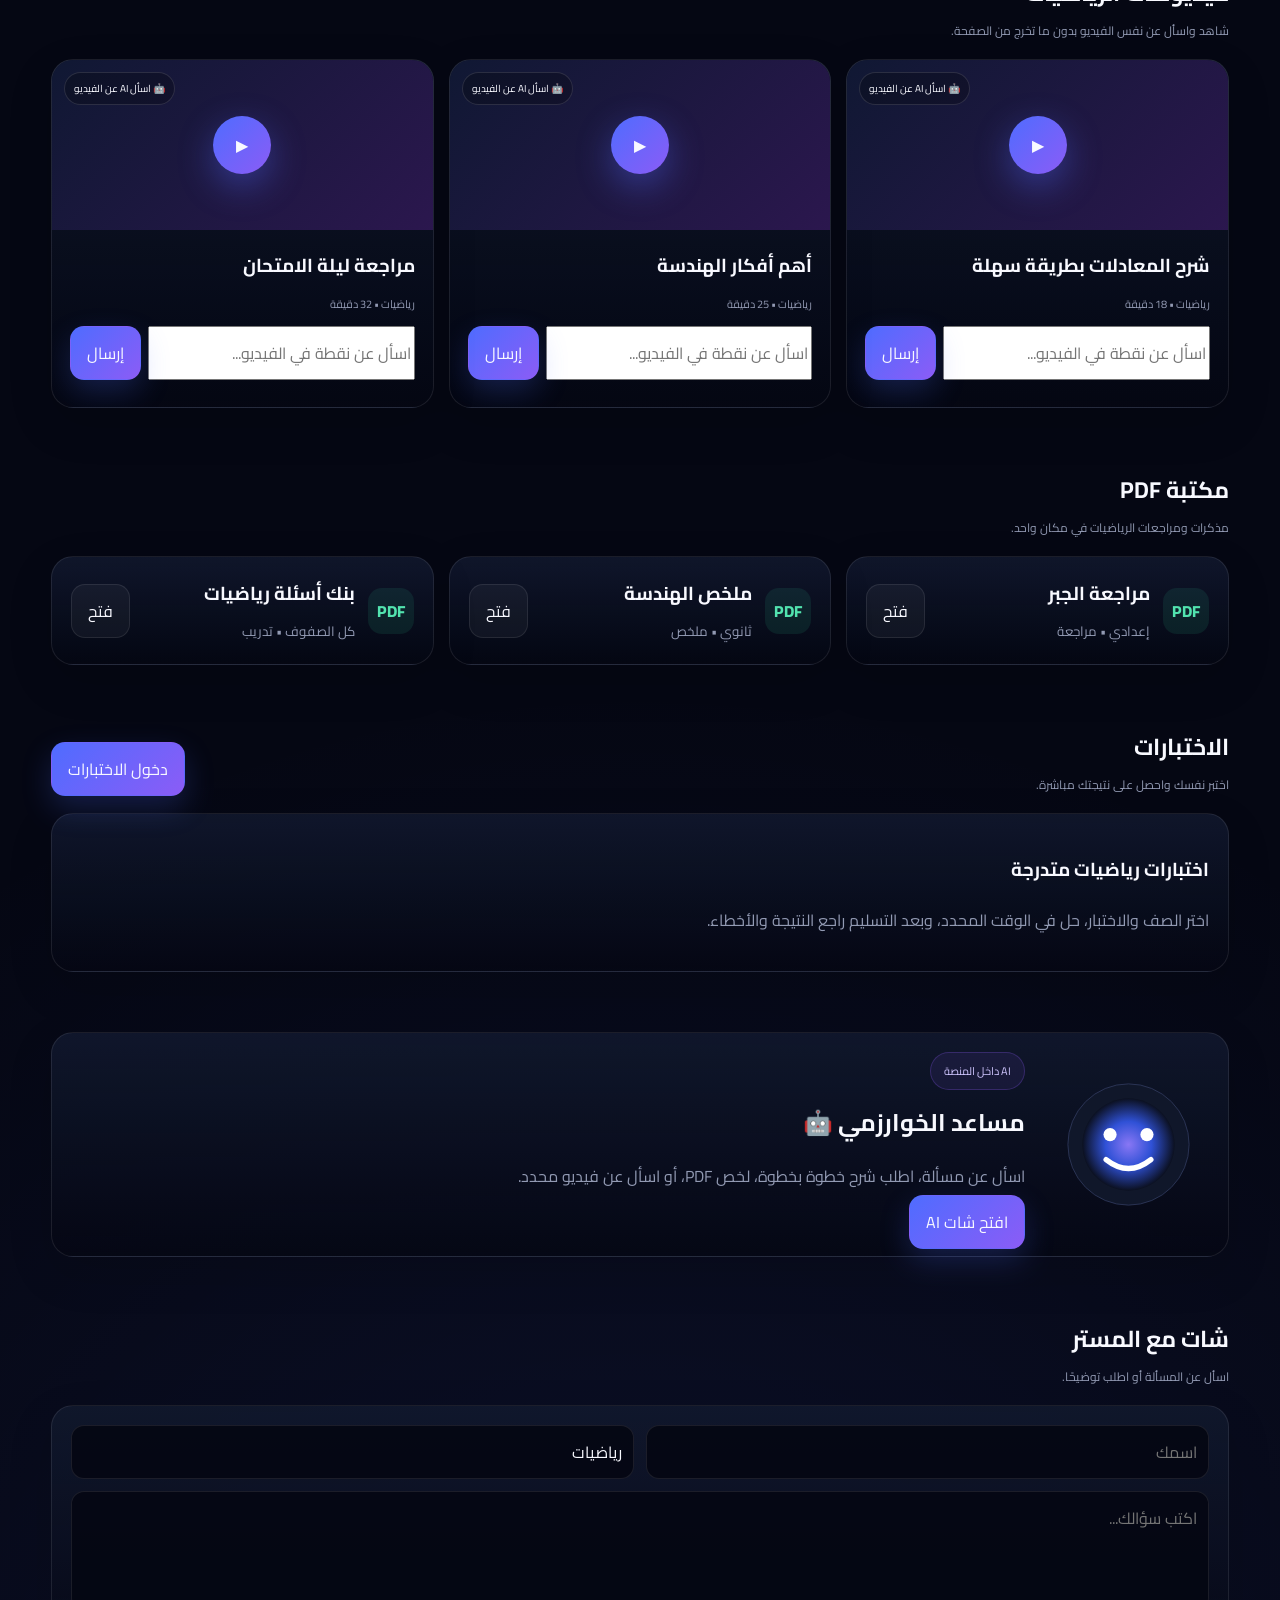
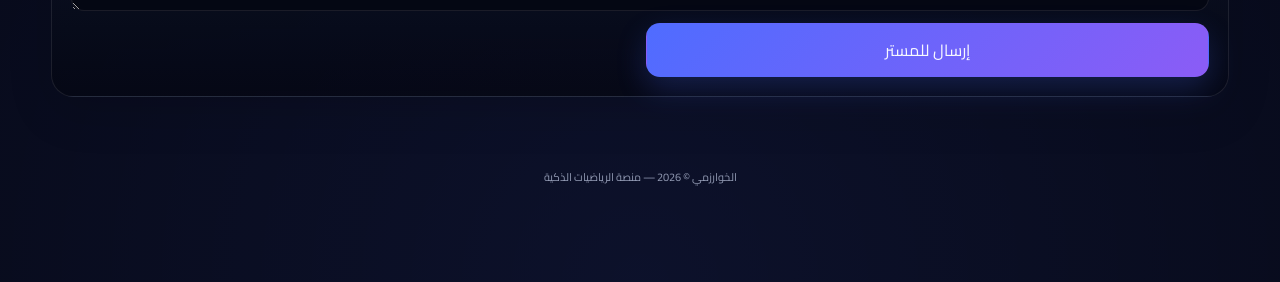
<file: home.html>
<!doctype html><html lang="ar" dir="rtl"><head><meta charset="utf-8"><meta name="viewport" content="width=device-width,initial-scale=1,viewport-fit=cover"><meta name="theme-color" content="#050713"><title>الخوارزمي | منصة الرياضيات</title><link rel="stylesheet" href="css-platform.css"></head><body>
<div class="bg"><i class="orb one"></i><i class="orb two"></i><i class="orb three"></i></div>
<header class="topbar"><div class="container nav"><div class="brand"><div class="logo">خ</div><div><strong>الخوارزمي</strong><small>منصة الرياضيات الذكية</small></div></div><nav class="navlinks"><a class="active" href="#home">الرئيسية</a><a href="#courses">المحتوى</a><a href="#videos">الفيديوهات</a><a href="#pdf">PDF</a><a href="#exams">الاختبارات</a><a href="#ai">AI</a></nav><div class="nav-actions"><button class="theme-toggle" onclick="toggleTheme()" id="themeBtn">☾</button><a class="btn secondary" href="edit-profile.html">حسابي</a></div><button class="btn menu" onclick="openFeatures()">☰</button></div></header>
<main id="home"><div class="container">
<section class="hero reveal"><div class="hero-grid"><div><span class="eyebrow">✦ الخوارزمي • رياضيات فقط</span><h1>افهم الرياضيات.<br><span class="gradient">اختبر نفسك. واطور مستواك.</span></h1><p>كل ما تحتاجه في مكان واحد: شرح الرياضيات، فيديوهات، ملفات PDF، اختبارات، متابعة مستواك، وأسئلة مباشرة مع المستر ومساعد AI.</p><div class="hero-actions"><button class="btn primary" onclick="openFeatures()">استكشف المنصة ✦</button><a class="btn" href="#exams">ابدأ اختبار</a></div></div><div class="preview"><img src="assets/platform-preview.svg" alt="واجهة منصة الخوارزمي"></div></div></section>

<section class="feature-strip reveal"><div class="section-head"><div><h2>كل خصائص الخوارزمي</h2><p>اضغط على أي خاصية للانتقال إليها بحركة سلسة.</p></div></div><div class="feature-grid">
<button class="feature" onclick="go('courses')"><span>📚</span><b>المحتوى</b></button><button class="feature" onclick="go('videos')"><span>▶</span><b>الفيديوهات</b></button><button class="feature" onclick="go('pdf')"><span>📄</span><b>PDF</b></button><button class="feature" onclick="go('exams')"><span>📝</span><b>الاختبارات</b></button><button class="feature" onclick="go('ai')"><span>🤖</span><b>AI</b></button><button class="feature" onclick="go('contact')"><span>💬</span><b>المستر</b></button>
</div></section>

<div class="tabs reveal" id="tabs"><button class="active" data-grade="all">كل الصفوف</button><button data-grade="prep1">أولى إعدادي</button><button data-grade="prep2">تانية إعدادي</button><button data-grade="prep3">تالتة إعدادي</button><button data-grade="sec1">أولى ثانوي</button><button data-grade="sec2">تانية ثانوي</button><button data-grade="sec3">تالتة ثانوي</button></div>

<section class="reveal"><div class="grid"><div class="card stat"><div><span style="color:var(--muted);font-size:11px">نسبة التقدم</span><strong>78%</strong><div class="bar"><i></i></div></div><div class="icon">↗</div></div><div class="card stat"><div><span style="color:var(--muted);font-size:11px">الدروس المكتملة</span><strong>24</strong><small style="display:block;color:var(--muted)">من أصل 31</small></div><div class="icon">✓</div></div><div class="card stat"><div><span style="color:var(--muted);font-size:11px">متوسط الاختبارات</span><strong>92%</strong><small style="display:block;color:var(--green)">ممتاز</small></div><div class="icon">★</div></div></div></section>

<section id="courses" class="reveal"><div class="section-head"><div><h2>المحتوى الدراسي</h2><p>محتوى رياضيات مرتب حسب الصف والمستوى.</p></div><a class="btn" href="tests.html">كل الاختبارات</a></div><div class="grid"><article class="card course" data-grade="prep1"><img class="course-thumb" src="assets/teacher.png"><div><h3>رياضيات • الجبر</h3><p>أولى إعدادي • شرح ومراجعة</p></div><button class="btn primary" onclick="toast('تم فتح محتوى الجبر')">ابدأ</button></article><article class="card course" data-grade="sec1"><img class="course-thumb" src="assets/teacher.png"><div><h3>رياضيات • المعادلات</h3><p>أولى ثانوي • شرح خطوة بخطوة</p></div><button class="btn primary" onclick="toast('تم فتح محتوى المعادلات')">ابدأ</button></article><article class="card course" data-grade="sec3"><img class="course-thumb" src="assets/teacher.png"><div><h3>رياضيات • مراجعة نهائية</h3><p>تالتة ثانوي • بنك أفكار</p></div><button class="btn primary" onclick="toast('تم فتح المراجعة')">ابدأ</button></article></div></section>

<section id="videos" class="reveal"><div class="section-head"><div><h2>فيديوهات الرياضيات</h2><p>شاهد واسأل عن نفس الفيديو بدون ما تخرج من الصفحة.</p></div></div><div class="grid"><article class="card video-card"><div class="video-cover"><span class="mini-ai">🤖 اسأل AI عن الفيديو</span><div class="play" onclick="openVideoChat('شرح المعادلات')">▶</div></div><div class="video-body"><h3>شرح المعادلات بطريقة سهلة</h3><p style="color:var(--muted);font-size:11px">رياضيات • 18 دقيقة</p><div class="comment-box"><input placeholder="اسأل عن نقطة في الفيديو..." data-comment="v1"><button class="btn primary" onclick="addComment('v1')">إرسال</button></div><div class="comment-list" id="comments-v1"></div></div></article><article class="card video-card"><div class="video-cover"><span class="mini-ai">🤖 اسأل AI عن الفيديو</span><div class="play" onclick="openVideoChat('الهندسة')">▶</div></div><div class="video-body"><h3>أهم أفكار الهندسة</h3><p style="color:var(--muted);font-size:11px">رياضيات • 25 دقيقة</p><div class="comment-box"><input placeholder="اسأل عن نقطة في الفيديو..." data-comment="v2"><button class="btn primary" onclick="addComment('v2')">إرسال</button></div><div class="comment-list" id="comments-v2"></div></div></article><article class="card video-card"><div class="video-cover"><span class="mini-ai">🤖 اسأل AI عن الفيديو</span><div class="play" onclick="openVideoChat('المراجعة النهائية')">▶</div></div><div class="video-body"><h3>مراجعة ليلة الامتحان</h3><p style="color:var(--muted);font-size:11px">رياضيات • 32 دقيقة</p><div class="comment-box"><input placeholder="اسأل عن نقطة في الفيديو..." data-comment="v3"><button class="btn primary" onclick="addComment('v3')">إرسال</button></div><div class="comment-list" id="comments-v3"></div></div></article></div></section>

<section id="pdf" class="reveal"><div class="section-head"><div><h2>مكتبة PDF</h2><p>مذكرات ومراجعات الرياضيات في مكان واحد.</p></div></div><div class="grid"><div class="card pdf-row"><div class="pdf-icon">PDF</div><div><h3 style="margin:0 0 4px">مراجعة الجبر</h3><small style="color:var(--muted)">إعدادي • مراجعة</small></div><button class="btn" onclick="downloadPDF('مراجعة الجبر')">فتح</button></div><div class="card pdf-row"><div class="pdf-icon">PDF</div><div><h3 style="margin:0 0 4px">ملخص الهندسة</h3><small style="color:var(--muted)">ثانوي • ملخص</small></div><button class="btn" onclick="downloadPDF('ملخص الهندسة')">فتح</button></div><div class="card pdf-row"><div class="pdf-icon">PDF</div><div><h3 style="margin:0 0 4px">بنك أسئلة رياضيات</h3><small style="color:var(--muted)">كل الصفوف • تدريب</small></div><button class="btn" onclick="downloadPDF('بنك أسئلة رياضيات')">فتح</button></div></div></section>

<section id="exams" class="reveal"><div class="section-head"><div><h2>الاختبارات</h2><p>اختبر نفسك واحصل على نتيجتك مباشرة.</p></div><a class="btn primary" href="tests.html">دخول الاختبارات</a></div><div class="card"><h3>اختبارات رياضيات متدرجة</h3><p style="color:var(--muted);line-height:1.9">اختر الصف والاختبار، حل في الوقت المحدد، وبعد التسليم راجع النتيجة والأخطاء.</p></div></section>

<section id="ai" class="reveal"><div class="card ai-box"><img class="ai-orb" src="assets/ai-orb.svg" alt="الخوارزمي AI"><div><span class="eyebrow">AI داخل المنصة</span><h2 style="margin:10px 0 7px">مساعد الخوارزمي 🤖</h2><p style="color:var(--muted);line-height:1.9">اسأل عن مسألة، اطلب شرح خطوة بخطوة، لخص PDF، أو اسأل عن فيديو محدد.</p><a class="btn primary" href="ai.html">افتح شات AI</a></div></div></section>

<section id="contact" class="reveal"><div class="section-head"><div><h2>شات مع المستر</h2><p>اسأل عن المسألة أو اطلب توضيحًا.</p></div></div><div class="card contact"><input id="studentName" class="field" placeholder="اسمك"><input id="studentSubject" class="field" value="رياضيات" readonly><textarea id="studentMessage" class="field full" placeholder="اكتب سؤالك..."></textarea><button class="btn primary" onclick="sendTeacherMessage()">إرسال للمستر</button></div></section>
</div></main>

<div class="feature-drawer" id="featureDrawer"><div class="shade" onclick="closeFeatures()"></div><div class="feature-panel"><div class="panel-head"><div><span class="eyebrow">الخوارزمي</span><h3>مركز الخصائص</h3></div><button class="btn" onclick="closeFeatures()">✕</button></div><div class="panel-content"><div class="quick" onclick="go('courses')"><strong>📚 المحتوى</strong><small>الدروس والمراجعات</small></div><div class="quick" onclick="go('videos')"><strong>▶ الفيديوهات</strong><small>فيديو + أسئلة + AI</small></div><div class="quick" onclick="go('pdf')"><strong>📄 ملفات PDF</strong><small>المذكرات والتدريبات</small></div><div class="quick" onclick="go('exams')"><strong>📝 الاختبارات</strong><small>اختبر وشوف نتيجتك</small></div><div class="quick" onclick="go('ai')"><strong>🤖 AI</strong><small>مساعد ذكي للمذاكرة</small></div><div class="quick" onclick="go('contact')"><strong>💬 المستر</strong><small>شات وسؤال مباشر</small></div></div></div></div>
<nav class="bottom-nav"><button onclick="go('home')" class="active">⌂<br>الرئيسية</button><button onclick="go('courses')">📚<br>المحتوى</button><button onclick="openFeatures()">☰<br>الخصائص</button><button onclick="go('exams')">📝<br>اختبارات</button><button onclick="go('ai')">🤖<br>AI</button></nav>
<footer class="footer">الخوارزمي © 2026 — منصة الرياضيات الذكية</footer><div id="toast" class="toast"></div><script src="home.js"></script></body></html>
</file>
<file: css-platform.css>
@import url('https://fonts.googleapis.com/css2?family=Cairo:wght@400;500;600;700;800;900&display=swap');
:root{--bg:#050713;--panel:rgba(14,18,34,.78);--panel2:#11182d;--text:#f8f9ff;--muted:#929ab3;--line:rgba(255,255,255,.09);--a:#4f6cff;--b:#8b5cf6;--green:#36d399;--danger:#ff647c;--shadow:0 24px 80px rgba(0,0,0,.38)}
:root.light{--bg:#f4f6ff;--panel:rgba(255,255,255,.82);--panel2:#fff;--text:#121629;--muted:#68718a;--line:rgba(20,28,55,.1);--shadow:0 24px 70px rgba(31,42,78,.13)}
*{box-sizing:border-box}html{scroll-behavior:smooth}body{margin:0;overflow-x:hidden;background:radial-gradient(circle at 10% 5%,rgba(79,108,255,.18),transparent 27%),radial-gradient(circle at 90% 18%,rgba(139,92,246,.18),transparent 30%),radial-gradient(circle at 50% 100%,rgba(79,108,255,.1),transparent 34%),var(--bg);color:var(--text);font-family:Cairo,Tajawal,Arial,sans-serif;transition:background .5s,color .35s}a{text-decoration:none;color:inherit}button,input,textarea,select{font:inherit}.container{width:min(1180px,92%);margin:auto}
.bg{position:fixed;inset:0;pointer-events:none;z-index:-1;overflow:hidden}.orb{position:absolute;border-radius:50%;filter:blur(3px);opacity:.22;animation:float 11s ease-in-out infinite}.orb.one{width:130px;height:130px;right:6%;top:18%;background:#8b5cf6}.orb.two{width:80px;height:80px;left:5%;top:54%;background:#4f6cff;animation-delay:2s}.orb.three{width:100px;height:100px;right:22%;bottom:8%;background:#36d399;animation-delay:5s}@keyframes float{50%{transform:translate3d(20px,-35px,0) scale(1.08)}}
.topbar{position:sticky;top:0;z-index:90;background:color-mix(in srgb,var(--bg) 72%,transparent);backdrop-filter:blur(22px);border-bottom:1px solid var(--line)}.nav{min-height:72px;display:flex;align-items:center;gap:15px}.brand{display:flex;align-items:center;gap:10px;margin-left:auto}.logo{width:45px;height:45px;border-radius:16px;display:grid;place-items:center;font-weight:900;font-size:21px;background:linear-gradient(135deg,var(--a),var(--b));box-shadow:0 10px 35px rgba(79,108,255,.28);animation:logoPulse 3s ease-in-out infinite}@keyframes logoPulse{50%{transform:translateY(-2px) rotate(2deg);box-shadow:0 16px 48px rgba(139,92,246,.35)}}.brand small{display:block;color:var(--muted);font-size:10px}.navlinks{display:flex;gap:4px;align-items:center}.navlinks a{padding:10px 12px;border-radius:13px;color:var(--muted);font-size:12px}.navlinks a:hover,.navlinks a.active{background:rgba(255,255,255,.06);color:var(--text)}.nav-actions{display:flex;gap:7px}.btn{border:1px solid var(--line);background:rgba(255,255,255,.045);color:var(--text);border-radius:14px;padding:11px 16px;cursor:pointer;transition:.25s}.btn:hover{transform:translateY(-2px)}.btn.primary{background:linear-gradient(135deg,var(--a),var(--b));border-color:transparent;box-shadow:0 12px 30px rgba(79,108,255,.22)}.menu{display:none}
.hero{padding:58px 0 25px;min-height:78vh;display:flex;align-items:center}.hero-grid{display:grid;grid-template-columns:1.05fr .95fr;gap:35px;align-items:center}.eyebrow{display:inline-flex;padding:8px 13px;border:1px solid rgba(139,92,246,.25);background:rgba(139,92,246,.09);color:#cfc6ff;border-radius:999px;font-size:11px}.hero h1{font-size:clamp(38px,6vw,72px);line-height:1.1;margin:17px 0 14px}.gradient{background:linear-gradient(90deg,#fff,#b9adff,#6d83ff);-webkit-background-clip:text;color:transparent}.light .gradient{background:linear-gradient(90deg,#121629,#6250c9);-webkit-background-clip:text}.hero p{color:var(--muted);line-height:2;font-size:15px;max-width:650px}.hero-actions{display:flex;gap:9px;flex-wrap:wrap;margin-top:23px}.preview{padding:10px;border:1px solid var(--line);border-radius:30px;background:rgba(255,255,255,.035);box-shadow:var(--shadow);animation:heroFloat 5s ease-in-out infinite}.preview img{display:block;width:100%;border-radius:22px}@keyframes heroFloat{50%{transform:translateY(-10px) rotate(-.5deg)}}
.feature-strip{position:relative;margin:10px auto 20px}.feature-grid{display:grid;grid-template-columns:repeat(6,1fr);gap:10px}.feature{position:relative;min-height:94px;border:1px solid var(--line);border-radius:20px;background:var(--panel);backdrop-filter:blur(18px);display:flex;flex-direction:column;align-items:center;justify-content:center;gap:7px;cursor:pointer;transition:.3s;overflow:hidden}.feature:before{content:"";position:absolute;inset:-40%;background:radial-gradient(circle,rgba(139,92,246,.2),transparent 55%);transform:translateY(60%);transition:.5s}.feature:hover{transform:translateY(-5px);border-color:rgba(139,92,246,.35)}.feature:hover:before{transform:translateY(0)}.feature span,.feature b{position:relative}.feature b{font-size:11px}.feature span{font-size:22px}
.tabs{display:flex;gap:8px;overflow:auto;padding:12px 0 5px;scrollbar-width:none}.tabs button{white-space:nowrap;background:var(--panel);border:1px solid var(--line);color:var(--muted);padding:10px 15px;border-radius:14px;cursor:pointer}.tabs button.active{color:var(--text);background:linear-gradient(135deg,rgba(79,108,255,.3),rgba(139,92,246,.28))}
section{padding:30px 0;scroll-margin-top:85px}.section-head{display:flex;justify-content:space-between;align-items:end;gap:15px;margin-bottom:17px}.section-head h2{margin:0;font-size:23px}.section-head p{margin:5px 0 0;color:var(--muted);font-size:12px}.grid{display:grid;grid-template-columns:repeat(3,1fr);gap:15px}.card{background:linear-gradient(180deg,color-mix(in srgb,var(--panel2) 91%,transparent),color-mix(in srgb,var(--bg) 80%,transparent));border:1px solid var(--line);border-radius:22px;padding:19px;box-shadow:0 16px 45px rgba(0,0,0,.13);transition:.35s}.card:hover{transform:translateY(-4px);border-color:rgba(139,92,246,.2)}.stat{display:flex;align-items:center;justify-content:space-between}.stat strong{font-size:28px}.icon{width:44px;height:44px;border-radius:15px;display:grid;place-items:center;background:rgba(79,108,255,.13)}.bar{height:7px;background:rgba(128,140,170,.18);border-radius:99px;overflow:hidden;margin-top:12px}.bar i{display:block;height:100%;width:78%;background:linear-gradient(90deg,var(--a),var(--b));border-radius:99px}.course{display:flex;gap:13px;align-items:center}.course-thumb{width:60px;height:60px;border-radius:17px;object-fit:cover}.course h3{font-size:14px;margin:0 0 4px}.course p{margin:0;color:var(--muted);font-size:11px}.course .btn{margin-right:auto;padding:8px 11px;font-size:11px}
.video-card{overflow:hidden;padding:0}.video-cover{height:170px;background:linear-gradient(135deg,#101833,#2b174e);display:grid;place-items:center;position:relative}.video-cover .mini-ai{position:absolute;top:12px;left:12px;border:1px solid rgba(255,255,255,.12);background:rgba(0,0,0,.25);padding:6px 9px;border-radius:99px;font-size:10px}.play{width:58px;height:58px;border-radius:50%;display:grid;place-items:center;background:linear-gradient(135deg,var(--a),var(--b));box-shadow:0 12px 35px rgba(79,108,255,.4);cursor:pointer}.video-body{padding:18px}.video-body h3{margin:0 0 5px}.comment-box{display:flex;gap:7px;margin-top:12px}.comment-box input{flex:1}.field{width:100%;background:color-mix(in srgb,var(--bg) 90%,transparent);border:1px solid var(--line);color:var(--text);border-radius:13px;padding:11px;outline:none}.comment-list{margin-top:9px;display:grid;gap:7px}.comment{font-size:11px;color:var(--muted);background:rgba(255,255,255,.035);padding:8px 10px;border-radius:11px}.pdf-row{display:flex;align-items:center;gap:13px}.pdf-icon{width:46px;height:46px;border-radius:14px;background:rgba(54,211,153,.1);color:#52e3af;display:grid;place-items:center;font-weight:800}.pdf-row .btn{margin-right:auto}.contact{display:grid;grid-template-columns:1fr 1fr;gap:12px}.field.full{grid-column:1/-1;min-height:120px;resize:vertical}
.ai-box{display:grid;grid-template-columns:160px 1fr;gap:24px;align-items:center}.ai-orb{width:145px;margin:auto}.chat{height:370px;display:flex;flex-direction:column}.messages{flex:1;overflow:auto;display:grid;align-content:start;gap:8px}.msg{max-width:80%;padding:10px 12px;border-radius:15px;background:rgba(255,255,255,.055);font-size:12px}.msg.user{margin-right:auto;background:linear-gradient(135deg,var(--a),var(--b));color:#fff}.chat-input{display:flex;gap:8px;margin-top:10px}.chat-input input{flex:1}.feature-drawer{position:fixed;inset:0;z-index:200;pointer-events:none}.feature-drawer .shade{position:absolute;inset:0;background:rgba(0,0,0,.58);opacity:0;transition:.35s}.feature-panel{position:absolute;right:50%;top:50%;transform:translate(50%,-42%) scale(.9);width:min(760px,92%);max-height:80vh;overflow:auto;background:var(--panel2);border:1px solid var(--line);border-radius:28px;padding:22px;box-shadow:var(--shadow);opacity:0;transition:.4s cubic-bezier(.16,1,.3,1)}.feature-drawer.open{pointer-events:auto}.feature-drawer.open .shade{opacity:1}.feature-drawer.open .feature-panel{opacity:1;transform:translate(50%,-50%) scale(1)}.panel-head{display:flex;justify-content:space-between;align-items:center;margin-bottom:15px}.panel-head h3{margin:0}.panel-content{display:grid;grid-template-columns:repeat(2,1fr);gap:11px}.quick{padding:16px;border:1px solid var(--line);border-radius:18px;background:rgba(255,255,255,.035);cursor:pointer}.quick strong{display:block;margin-bottom:4px}.quick small{color:var(--muted)}
.bottom-nav{display:none}.reveal{opacity:0;transform:translateY(35px) scale(.98);filter:blur(7px);transition:opacity .7s,transform .7s,filter .7s}.reveal.show{opacity:1;transform:none;filter:none}.footer{padding:40px 0 95px;color:var(--muted);text-align:center;font-size:11px}.toast{position:fixed;bottom:85px;left:20px;background:var(--panel2);border:1px solid var(--line);padding:11px 15px;border-radius:14px;opacity:0;transform:translateY(15px);transition:.3s;z-index:300}.toast.show{opacity:1;transform:none}
.theme-toggle{width:42px;height:42px;border-radius:13px;border:1px solid var(--line);background:rgba(255,255,255,.045);color:var(--text);cursor:pointer}
@media(max-width:900px){.navlinks{display:none}.menu{display:block}.hero-grid{grid-template-columns:1fr}.hero{min-height:auto;padding-top:35px}.grid{grid-template-columns:repeat(2,1fr)}.feature-grid{grid-template-columns:repeat(3,1fr)}.nav-actions .secondary{display:none}}
@media(max-width:620px){.container{width:min(94%,520px)}.topbar{display:none}.hero{padding:28px 0 15px}.hero h1{font-size:43px}.preview{margin-top:5px}.feature-strip{padding-bottom:78px}.feature-grid{grid-template-columns:repeat(3,1fr);gap:7px}.feature{min-height:80px;border-radius:16px}.feature b{font-size:9px}.feature span{font-size:19px}.grid{grid-template-columns:1fr}.contact{grid-template-columns:1fr}.ai-box{grid-template-columns:1fr;text-align:center}.ai-orb{width:100px}.bottom-nav{display:flex;position:fixed;bottom:10px;right:10px;left:10px;z-index:150;justify-content:space-around;gap:5px;padding:8px;border:1px solid var(--line);border-radius:22px;background:color-mix(in srgb,var(--bg) 75%,transparent);backdrop-filter:blur(22px);box-shadow:var(--shadow)}.bottom-nav button{flex:1;border:0;background:transparent;color:var(--muted);padding:8px 4px;border-radius:15px;font-size:10px;cursor:pointer}.bottom-nav button.active{color:#fff;background:linear-gradient(135deg,rgba(79,108,255,.7),rgba(139,92,246,.7))}.footer{padding-bottom:110px}.toast{bottom:85px;left:10px;right:10px;text-align:center}.panel-content{grid-template-columns:1fr}}
</file>
